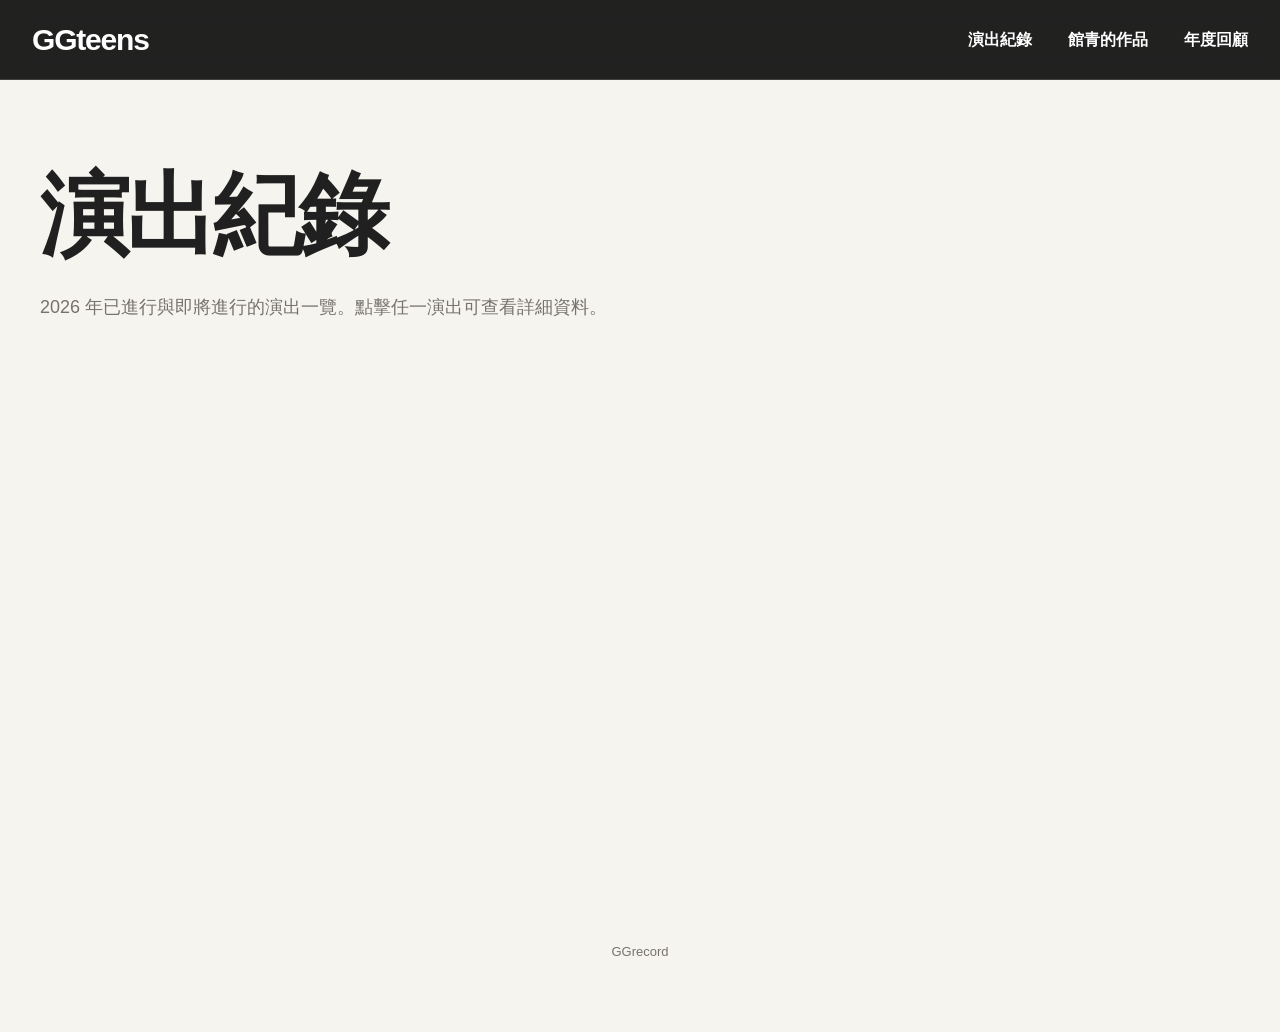
<file: event_review.html>
<!DOCTYPE html>
<html lang="zh-TW">
<head>
  <!--【全站｜HTML 文件基本設定】這段標籤負責設定編碼、響應式視窗與頁面標題。-->
  <meta charset="UTF-8">
  <meta name="viewport" content="width=device-width, initial-scale=1.0">
  <title>演出紀錄｜GGrecord</title>
  <!--【演出記錄｜CSS 主串接】這段標籤載入 GGrecord 的 CSS 主入口。-->
  <link rel="stylesheet" href="style.css">
</head>
<body>
  <!--【演出記錄｜Navbar 導覽列】這段標籤是演出記錄頁最上方的網站導覽區域。-->
  <header class="site-header">
    <!--【演出記錄｜Navbar 內容】這段標籤控制 Logo、彈性空間與分頁連結的位置。-->
    <nav class="navbar" aria-label="主要導覽">
      <!--【演出記錄｜Navbar 左側 Logo】這段標籤提供回到首頁的 Logo 位置。-->
      <a class="brand" href="index.html" aria-label="回到首頁"><div class="brand-logo"><span class="brand-logo-fallback">GGteens</span></div></a>
      <!--【演出記錄｜Navbar 中間彈性空間】這段標籤用來分隔 Logo 與右側導覽。-->
      <div class="nav-spacer" aria-hidden="true"></div>
      <!--【演出記錄｜Navbar 右側分頁】這段標籤放置網站主要頁面連結。-->
      <div class="site-nav">
        <a href="event_review.html">演出紀錄</a>
        <a href="song_list.html">館青的作品</a>
        <a href="the_recap.html">年度回顧</a>
      </div>
    </nav>
  </header>

  <!--【演出記錄｜主要內容區】這段標籤是完整演出資料頁面的主內容範圍。-->
  <main class="page-main" id="event_review">
    <!--【演出記錄｜內容容器】這段標籤控制頁面左右最大寬度與主要內容位置。-->
    <div class="section-shell page-shell">
      <!--【演出記錄｜頁面標題】這段標籤顯示演出記錄頁的大標題。-->
      <h1 class="page-title">演出紀錄</h1>
      <!--【演出記錄｜頁面說明】這段標籤顯示頁面用途說明文字。-->
      <p class="section-description">2026 年已進行與即將進行的演出一覽。點擊任一演出可查看詳細資料。</p>
      <!--【演出記錄｜演出列表】這段標籤是未來放置所有演出資料列的容器。-->
      <div id="event-list" class="event-list"></div>
    </div>
  </main>

  <!--【演出記錄｜演出詳細資料彈出視窗】這段標籤保留與首頁相同的詳細資料 Modal 結構。-->
  <div id="event-modal" class="modal" aria-hidden="true">
    <!--【演出記錄｜Modal 背景遮罩】這段標籤負責覆蓋背景並提供關閉操作。-->
    <div class="modal-backdrop" data-close-modal></div>
    <!--【演出記錄｜Modal 主要內容面板】這段標籤是詳細資料的主要顯示區域。-->
    <article class="modal-panel" role="dialog" aria-modal="true" aria-labelledby="modal-title">
      <!--【演出記錄｜Modal 關閉按鈕】這段標籤提供關閉詳細資料視窗的操作。-->
      <button class="modal-close" type="button" aria-label="關閉" data-close-modal>×</button>
      <!--【演出記錄｜Modal 標題】這段標籤顯示目前選取的演出名稱。-->
      <h2 id="modal-title">演出詳細資料</h2>
      <!--【演出記錄｜Modal 詳細內容】這段標籤保留日期、類型、城市、歌單等資料的顯示位置。-->
      <div id="modal-content" class="detail-layout"></div>
    </article>
  </div>

  <!--【全站｜Footer 頁尾】這段標籤是網站最下方的共用頁尾區域。-->
  <footer class="site-footer"><p>GGrecord</p></footer>
</body>
</html>
</file>
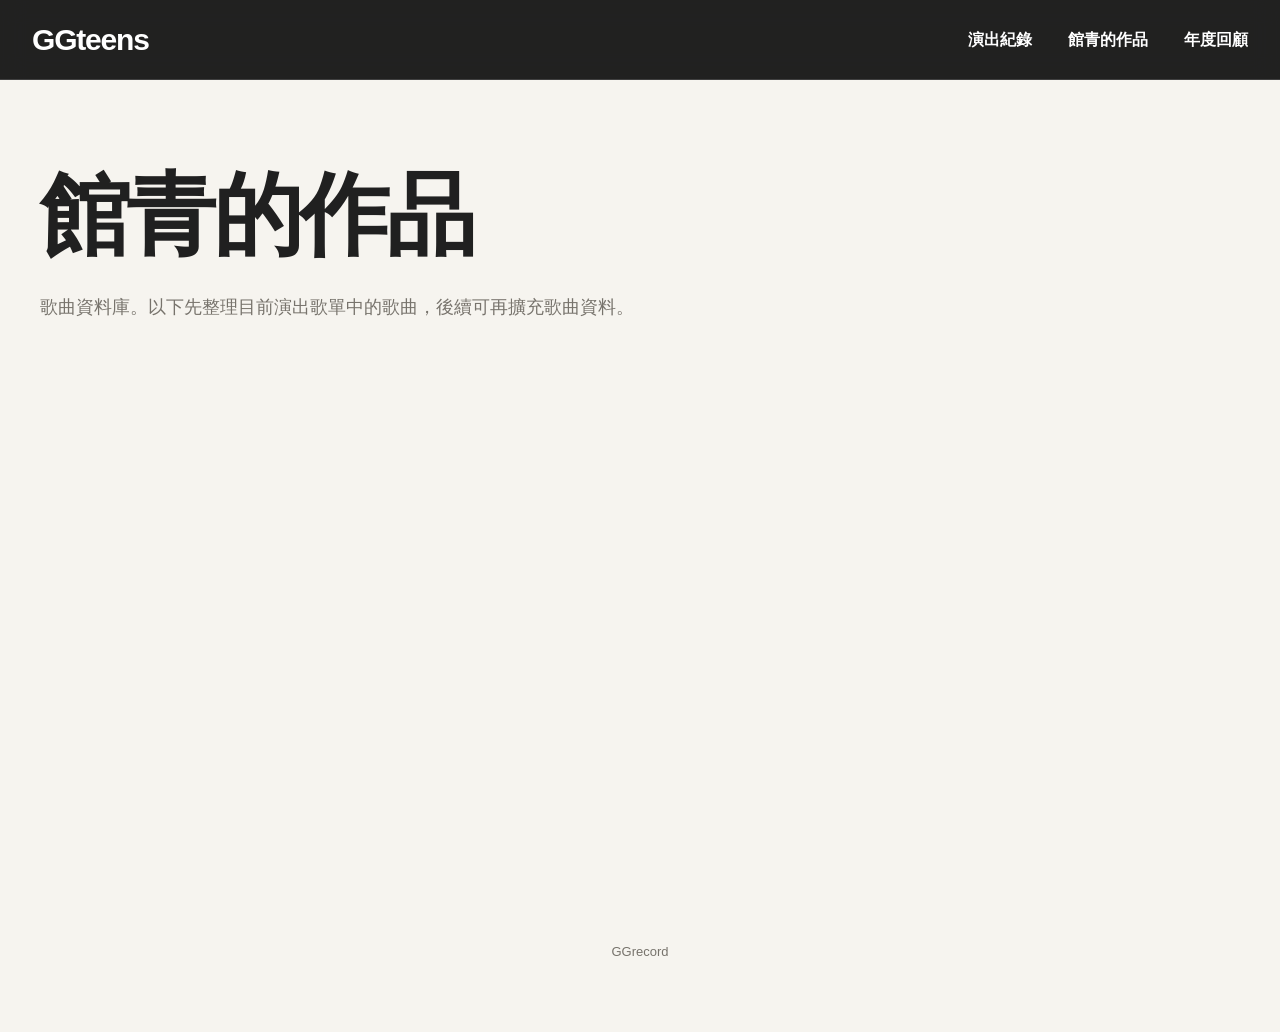
<file: song_list.html>
<!DOCTYPE html>
<html lang="zh-TW">
<head>
  <!--【全站｜HTML 文件基本設定】這段標籤負責設定編碼、響應式視窗與頁面標題。-->
  <meta charset="UTF-8">
  <meta name="viewport" content="width=device-width, initial-scale=1.0">
  <title>館青的作品｜GGrecord</title>
  <!--【館青的作品｜CSS 主串接】這段標籤載入 GGrecord 的 CSS 主入口。-->
  <link rel="stylesheet" href="style.css">
</head>
<body>
  <!--【館青的作品｜Navbar 導覽列】這段標籤是作品頁最上方的網站導覽區域。-->
  <header class="site-header">
    <!--【館青的作品｜Navbar 內容】這段標籤控制 Logo、彈性空間與分頁連結的位置。-->
    <nav class="navbar" aria-label="主要導覽">
      <!--【館青的作品｜Navbar 左側 Logo】這段標籤提供回到首頁的 Logo 位置。-->
      <a class="brand" href="index.html" aria-label="回到首頁"><div class="brand-logo"><span class="brand-logo-fallback">GGteens</span></div></a>
      <!--【館青的作品｜Navbar 中間彈性空間】這段標籤用來分隔 Logo 與右側導覽。-->
      <div class="nav-spacer" aria-hidden="true"></div>
      <!--【館青的作品｜Navbar 右側分頁】這段標籤放置網站主要頁面連結。-->
      <div class="site-nav">
        <a href="event_review.html">演出紀錄</a>
        <a href="song_list.html">館青的作品</a>
        <a href="the_recap.html">年度回顧</a>
      </div>
    </nav>
  </header>

  <!--【館青的作品｜主要內容區】這段標籤是歌曲資料庫的主內容範圍。-->
  <main class="page-main" id="song_list">
    <!--【館青的作品｜內容容器】這段標籤控制頁面左右最大寬度與主要內容位置。-->
    <div class="section-shell page-shell">
      <!--【館青的作品｜頁面標題】這段標籤顯示作品頁的大標題。-->
      <h1 class="page-title">館青的作品</h1>
      <!--【館青的作品｜頁面說明】這段標籤顯示歌曲資料庫用途說明。-->
      <p class="section-description">歌曲資料庫。以下先整理目前演出歌單中的歌曲，後續可再擴充歌曲資料。</p>
      <!--【館青的作品｜歌曲資料庫】這段標籤是未來放置歌曲清單的容器。-->
      <div id="song-database" class="song-database"></div>
    </div>
  </main>

  <!--【全站｜Footer 頁尾】這段標籤是網站最下方的共用頁尾區域。-->
  <footer class="site-footer"><p>GGrecord</p></footer>
</body>
</html>
</file>
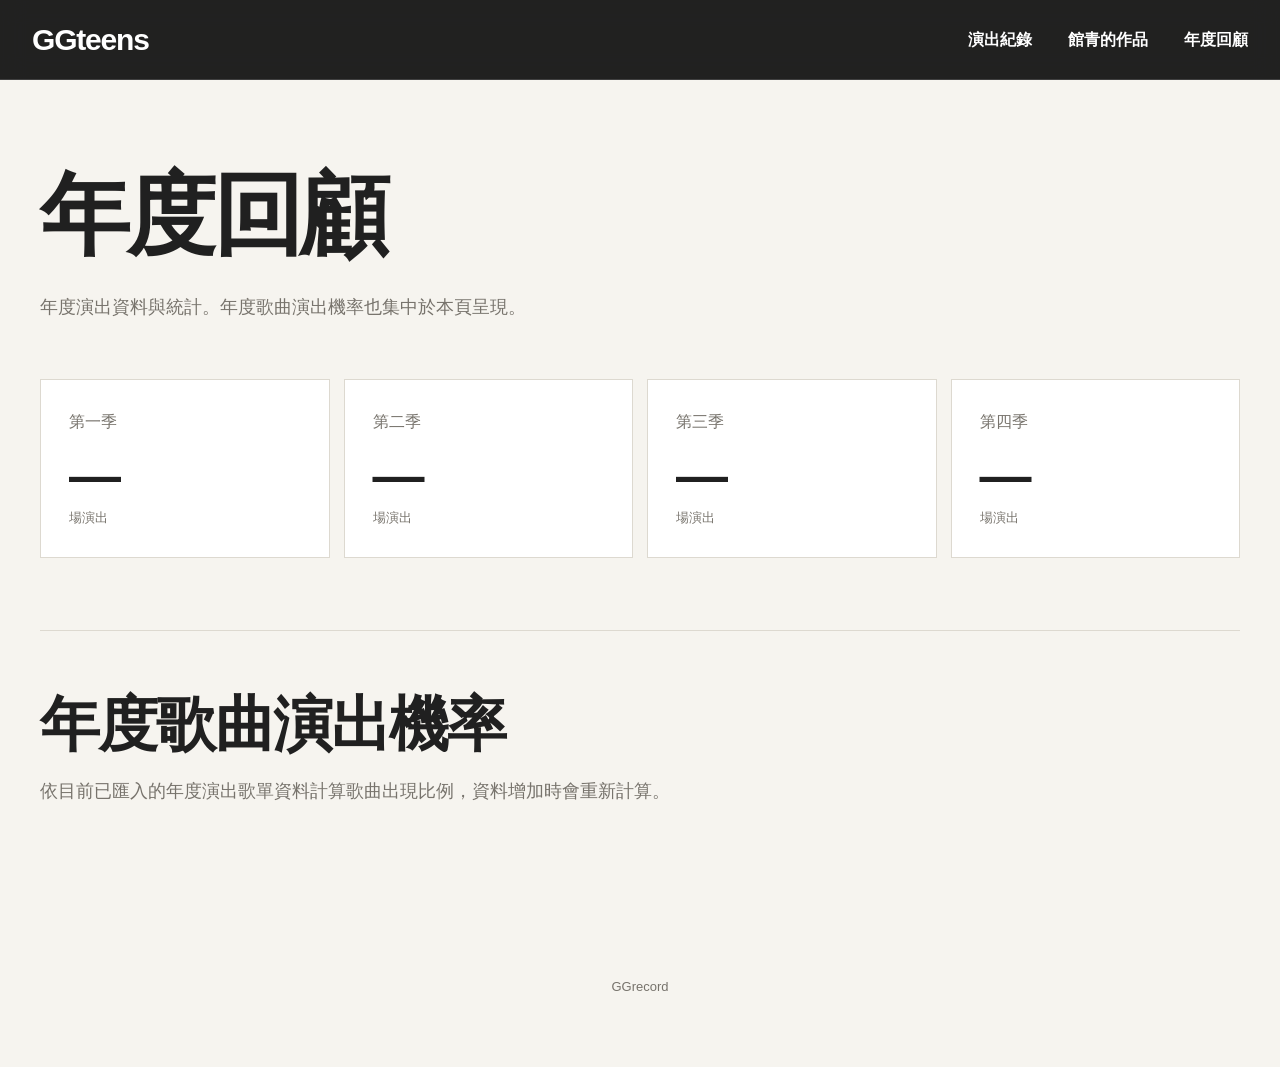
<file: the_recap.html>
<!DOCTYPE html>
<html lang="zh-TW">
<head>
  <!--【全站｜HTML 文件基本設定】這段標籤負責設定編碼、響應式視窗與頁面標題。-->
  <meta charset="UTF-8">
  <meta name="viewport" content="width=device-width, initial-scale=1.0">
  <title>年度回顧｜GGrecord</title>
  <!--【年度回顧｜CSS 主串接】這段標籤載入 GGrecord 的 CSS 主入口。-->
  <link rel="stylesheet" href="style.css">
</head>
<body>
  <!--【年度回顧｜Navbar 導覽列】這段標籤是年度回顧頁最上方的網站導覽區域。-->
  <header class="site-header">
    <!--【年度回顧｜Navbar 內容】這段標籤控制 Logo、彈性空間與分頁連結的位置。-->
    <nav class="navbar" aria-label="主要導覽">
      <!--【年度回顧｜Navbar 左側 Logo】這段標籤提供回到首頁的 Logo 位置。-->
      <a class="brand" href="index.html" aria-label="回到首頁"><div class="brand-logo"><span class="brand-logo-fallback">GGteens</span></div></a>
      <!--【年度回顧｜Navbar 中間彈性空間】這段標籤用來分隔 Logo 與右側導覽。-->
      <div class="nav-spacer" aria-hidden="true"></div>
      <!--【年度回顧｜Navbar 右側分頁】這段標籤放置網站主要頁面連結。-->
      <div class="site-nav">
        <a href="event_review.html">演出紀錄</a>
        <a href="song_list.html">館青的作品</a>
        <a href="the_recap.html">年度回顧</a>
      </div>
    </nav>
  </header>

  <!--【年度回顧｜主要內容區】這段標籤是年度統計與歌曲演出機率的主內容範圍。-->
  <main class="page-main" id="the_recap">
    <!--【年度回顧｜內容容器】這段標籤控制頁面左右最大寬度與主要內容位置。-->
    <div class="section-shell page-shell">
      <!--【年度回顧｜頁面標題】這段標籤顯示年度回顧頁的大標題。-->
      <h1 class="page-title">年度回顧</h1>
      <!--【年度回顧｜頁面說明】這段標籤顯示年度資料與統計用途說明。-->
      <p class="section-description">年度演出資料與統計。年度歌曲演出機率也集中於本頁呈現。</p>

      <!--【年度回顧｜季度統計】這段標籤是年度四季演出數量的統計卡片區域。-->
      <div class="recap-grid">
        <!--【年度回顧｜季度統計卡】這段標籤代表單一季度的統計資料卡。-->
        <article class="recap-card"><span>第一季</span><strong>—</strong><small>場演出</small></article>
        <!--【年度回顧｜季度統計卡】這段標籤代表單一季度的統計資料卡。-->
        <article class="recap-card"><span>第二季</span><strong>—</strong><small>場演出</small></article>
        <!--【年度回顧｜季度統計卡】這段標籤代表單一季度的統計資料卡。-->
        <article class="recap-card"><span>第三季</span><strong>—</strong><small>場演出</small></article>
        <!--【年度回顧｜季度統計卡】這段標籤代表單一季度的統計資料卡。-->
        <article class="recap-card"><span>第四季</span><strong>—</strong><small>場演出</small></article>
      </div>

      <!--【年度回顧｜年度歌曲演出機率】這段標籤是歌曲演出比例與排行的主要區塊。-->
      <section class="recap-section" aria-labelledby="recap-ranking-title">
        <!--【年度回顧｜歌曲機率區塊標題】這段標籤顯示歌曲演出機率區塊名稱。-->
        <h2 id="recap-ranking-title" class="recap-section-title">年度歌曲演出機率</h2>
        <!--【年度回顧｜歌曲機率說明】這段標籤說明歌曲機率資料的計算用途。-->
        <p class="section-description">依目前已匯入的年度演出歌單資料計算歌曲出現比例，資料增加時會重新計算。</p>
        <!--【年度回顧｜歌曲機率列表】這段標籤是未來放置歌曲排行資料的容器。-->
        <div id="ranking-list" class="ranking-list"></div>
      </section>
    </div>
  </main>

  <!--【全站｜Footer 頁尾】這段標籤是網站最下方的共用頁尾區域。-->
  <footer class="site-footer"><p>GGrecord</p></footer>
</body>
</html>
</file>
<file: style.css>
/*【全站｜CSS 主串接】這段程式碼負責統一載入 GGrecord 所有頁面的 CSS。*/
@import url("./css/main_page.css");
@import url("./css/event_review.css");
@import url("./css/song_list.css");
@import url("./css/the_recap.css");
</file>
